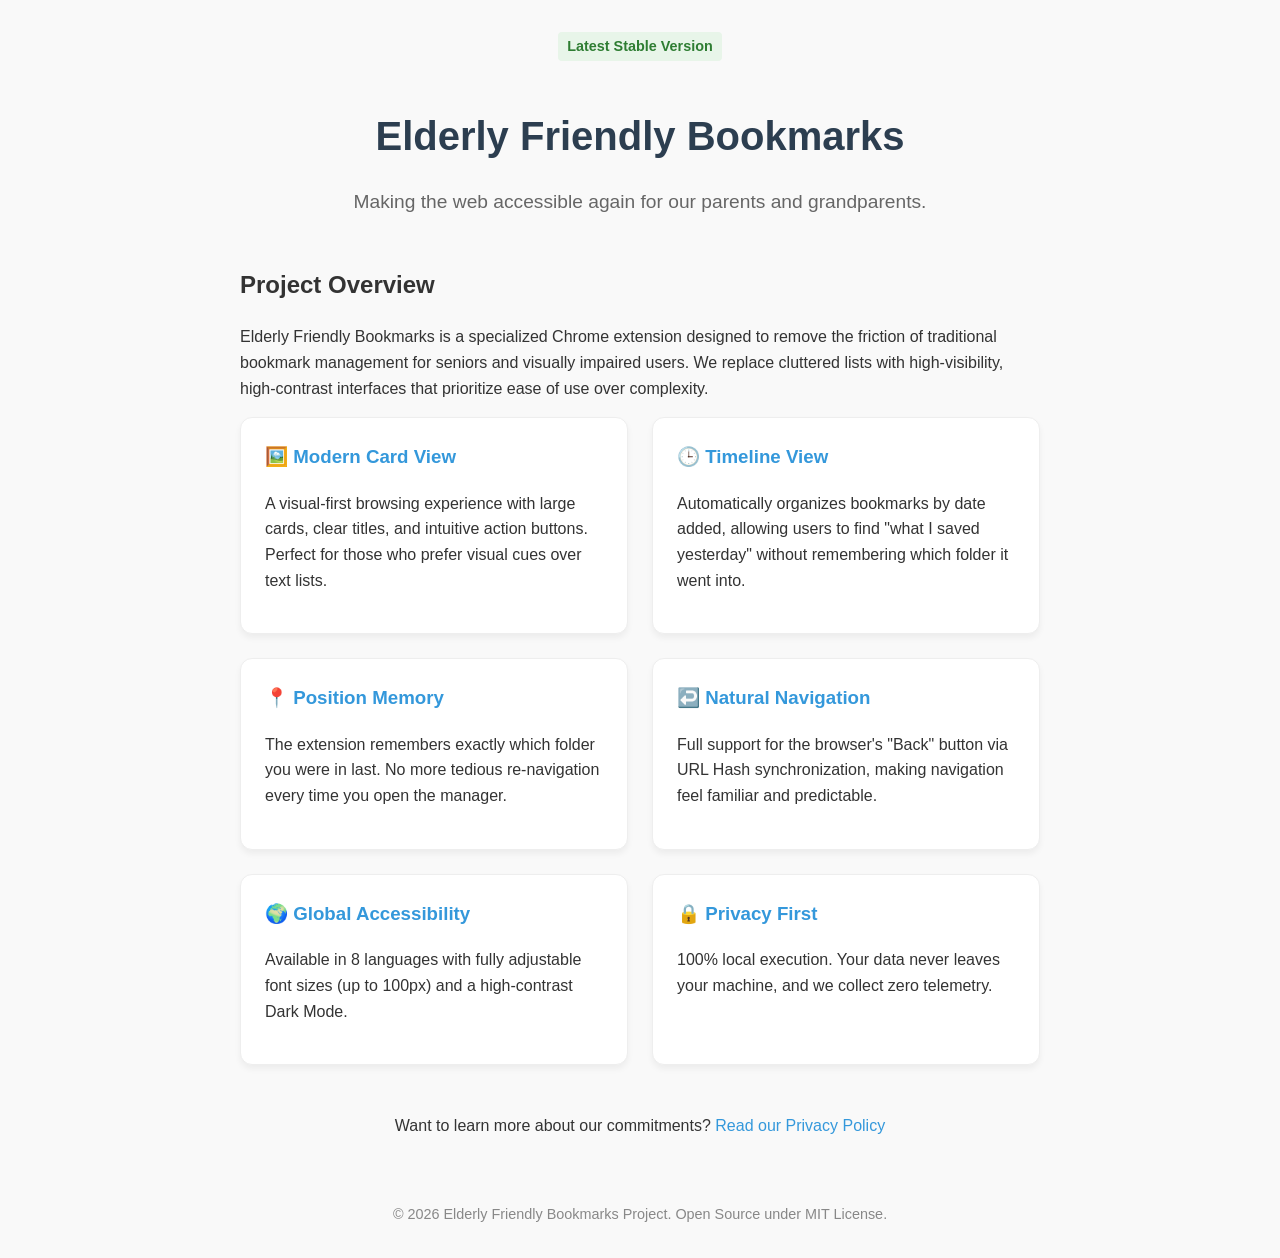
<file: docs/index.html>
<!DOCTYPE html>
<html lang="en">
<head>
    <meta charset="UTF-8">
    <meta name="viewport" content="width=device-width, initial-scale=1.0">
    <title>Elderly Friendly Bookmarks - Accessible Web Navigation</title>
    <style>
        body {
            font-family: -apple-system, BlinkMacSystemFont, "Segoe UI", Roboto, Helvetica, Arial, sans-serif;
            line-height: 1.6;
            color: #333;
            max-width: 800px;
            margin: 0 auto;
            padding: 2rem;
            background-color: #f9f9f9;
        }
        header {
            text-align: center;
            margin-bottom: 3rem;
        }
        h1 {
            color: #2c3e50;
            font-size: 2.5rem;
            margin-bottom: 0.5rem;
        }
        .tagline {
            font-size: 1.2rem;
            color: #666;
        }
        .feature-grid {
            display: grid;
            grid-template-columns: repeat(auto-fit, minmax(300px, 1fr));
            gap: 1.5rem;
            margin-bottom: 3rem;
        }
        .feature-card {
            background: white;
            padding: 1.5rem;
            border-radius: 12px;
            box-shadow: 0 4px 6px rgba(0,0,0,0.05);
            border: 1px solid #eee;
        }
        .feature-card h3 {
            margin-top: 0;
            color: #3498db;
        }
        .status-badge {
            display: inline-block;
            background: #e8f5e9;
            color: #2e7d32;
            padding: 0.2rem 0.6rem;
            border-radius: 4px;
            font-size: 0.9rem;
            font-weight: bold;
            margin-bottom: 1rem;
        }
        footer {
            text-align: center;
            margin-top: 4rem;
            font-size: 0.9rem;
            color: #888;
        }
        a {
            color: #3498db;
            text-decoration: none;
        }
        a:hover {
            text-decoration: underline;
        }
    </style>
</head>
<body>
    <header>
        <div class="status-badge">Latest Stable Version</div>
        <h1>Elderly Friendly Bookmarks</h1>
        <p class="tagline">Making the web accessible again for our parents and grandparents.</p>
    </header>

    <section>
        <h2>Project Overview</h2>
        <p>Elderly Friendly Bookmarks is a specialized Chrome extension designed to remove the friction of traditional bookmark management for seniors and visually impaired users. We replace cluttered lists with high-visibility, high-contrast interfaces that prioritize ease of use over complexity.</p>
    </section>

    <section class="feature-grid">
        <div class="feature-card">
            <h3>🖼️ Modern Card View</h3>
            <p>A visual-first browsing experience with large cards, clear titles, and intuitive action buttons. Perfect for those who prefer visual cues over text lists.</p>
        </div>
        <div class="feature-card">
            <h3>🕒 Timeline View</h3>
            <p>Automatically organizes bookmarks by date added, allowing users to find "what I saved yesterday" without remembering which folder it went into.</p>
        </div>
        <div class="feature-card">
            <h3>📍 Position Memory</h3>
            <p>The extension remembers exactly which folder you were in last. No more tedious re-navigation every time you open the manager.</p>
        </div>
        <div class="feature-card">
            <h3>↩️ Natural Navigation</h3>
            <p>Full support for the browser's "Back" button via URL Hash synchronization, making navigation feel familiar and predictable.</p>
        </div>
        <div class="feature-card">
            <h3>🌍 Global Accessibility</h3>
            <p>Available in 8 languages with fully adjustable font sizes (up to 100px) and a high-contrast Dark Mode.</p>
        </div>
        <div class="feature-card">
            <h3>🔒 Privacy First</h3>
            <p>100% local execution. Your data never leaves your machine, and we collect zero telemetry.</p>
        </div>
    </section>

    <section style="text-align: center;">
        <p>Want to learn more about our commitments? <a href="privacy.html">Read our Privacy Policy</a></p>
    </section>

    <footer>
        &copy; 2026 Elderly Friendly Bookmarks Project. Open Source under MIT License.
    </footer>
</body>
</html>
</file>
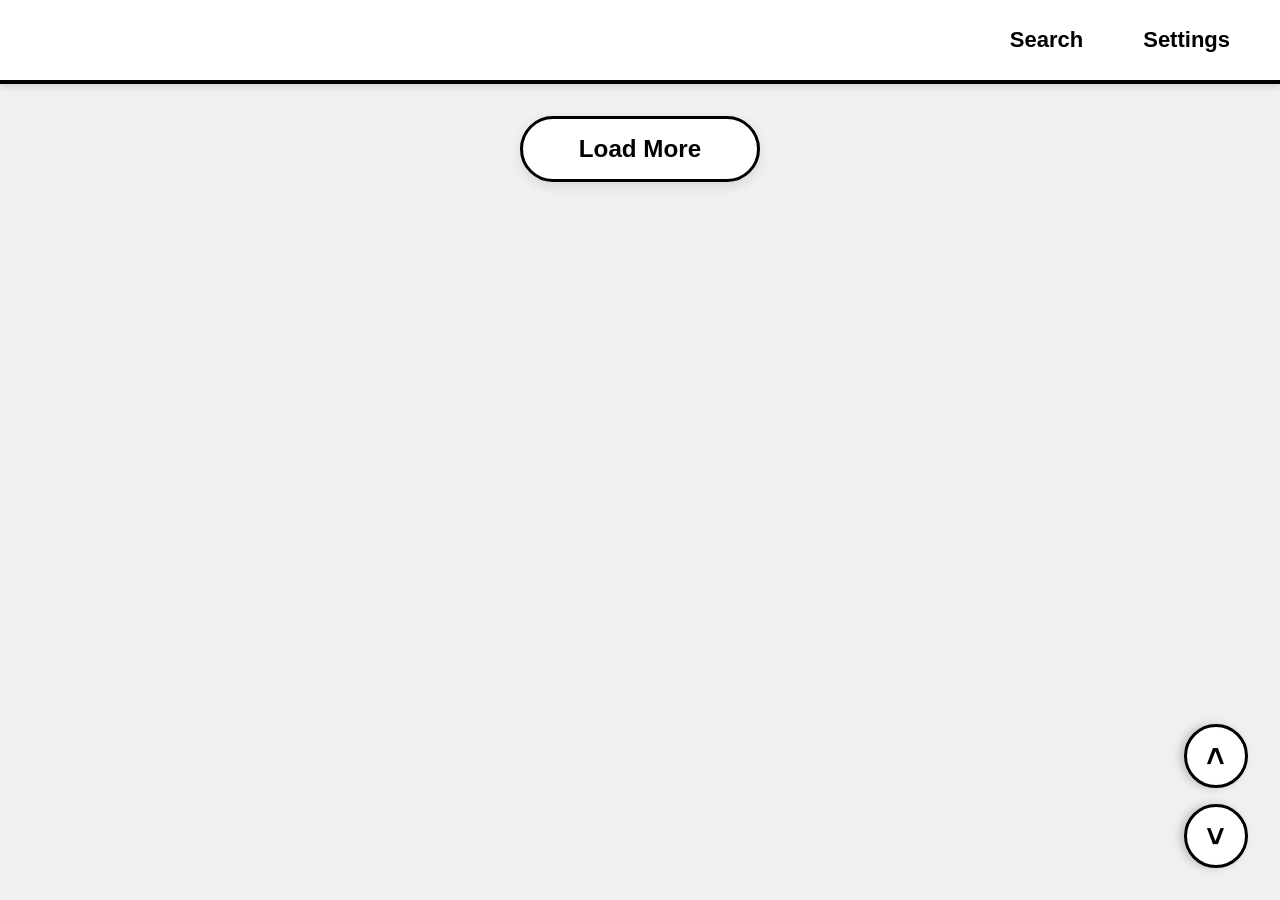
<file: main.html>
<!DOCTYPE html>
<html lang="zh-CN">
<head>
    <meta charset="UTF-8">
    <meta name="viewport" content="width=device-width, initial-scale=1.0">
    <title>Elderly Friendly Bookmarks</title>
    <link rel="stylesheet" href="style.css">
</head>
<body>

    <!-- SVG Sprites (Hidden) -->
    <svg style="display: none;">
        <symbol id="icon-folder" viewBox="0 0 24 24">
            <path fill="currentColor" d="M10 4H4c-1.1 0-1.99.9-1.99 2L2 18c0 1.1.9 2 2 2h16c1.1 0 2-.9 2-2V8c0-1.1-.9-2-2-2h-8l-2-2z"/>
        </symbol>
        <symbol id="icon-web" viewBox="0 0 24 24">
            <path fill="#666" d="M12 2C6.48 2 2 6.48 2 12s4.48 10 10 10 10-4.48 10-10S17.52 2 12 2zm-1 17.93c-3.95-.49-7-3.85-7-7.93 0-.62.08-1.21.21-1.79L9 15v1c0 1.1.9 2 2 2v1.93zm6.9-2.54c-.26-.81-1-1.39-1.9-1.39h-1v-3c0-.55-.45-1-1-1H8v-2h2c.55 0 1-.45 1-1V7h2c1.1 0 2-.9 2-2v-.41c2.93 1.19 5 4.06 5 7.41 0 2.08-.8 3.97-2.1 5.39z"/>
        </symbol>
        <!-- Trash Icon -->
        <symbol id="icon-delete" viewBox="0 0 24 24">
            <path fill="currentColor" d="M6 19c0 1.1.9 2 2 2h8c1.1 0 2-.9 2-2V7H6v12zM19 4h-3.5l-1-1h-5l-1 1H5v2h14V4z"/>
        </symbol>
        <!-- Edit Icon -->
        <symbol id="icon-edit" viewBox="0 0 24 24">
            <path fill="currentColor" d="M3 17.25V21h3.75L17.81 9.94l-3.75-3.75L3 17.25zM20.71 7.04c.39-.39.39-1.02 0-1.41l-2.34-2.34c-.39-.39-1.02-.39-1.41 0l-1.83 1.83 3.75 3.75 1.83-1.83z"/>
        </symbol>
    </svg>

    <header>
        <div class="header-top">
            <nav id="breadcrumbs" aria-label="Breadcrumb">
                <!-- Dynamic Breadcrumbs -->
            </nav>
            <div class="header-actions">
                <button id="btn-search" class="text-btn" data-i18n="btnSearch">Search</button>
                <button id="btn-settings" class="text-btn" data-i18n="btnSettings">Settings</button>
            </div>
        </div>

        <div id="search-container" class="hidden">
            <input type="text" id="search-input" placeholder="Search bookmarks..." data-i18n-placeholder="searchPlaceholder" aria-label="Search bookmarks">
        </div>
        
        <!-- Settings Menu (Card) -->
        <div id="settings-card" class="hidden">
            <div class="settings-row">
                <label for="font-size-slider" data-i18n="lblFontSize">Font Size:</label>
                <input type="range" id="font-size-slider" min="10" max="100" value="22" step="2">
                <span id="font-size-display">22px</span>
            </div>
            <div class="settings-row" style="margin-top: 16px; align-items: center; justify-content: space-between; flex-direction: row;">
                <label data-i18n="lblViewMode">View Mode:</label>
                <div style="display: flex; gap: 24px;">
                    <label class="radio-label">
                        <input type="radio" name="view-mode" value="folder" checked>
                        <span data-i18n="lblModeFolder">Folder</span>
                    </label>
                    <label class="radio-label">
                        <input type="radio" name="view-mode" value="time">
                        <span data-i18n="lblModeTime">Time</span>
                    </label>
                    <label class="radio-label">
                        <input type="radio" name="view-mode" value="card">
                        <span data-i18n="lblModeCard">Card</span>
                    </label>
                </div>
            </div>
            <div id="card-cols-row" class="settings-row hidden" style="margin-top: 16px; justify-content: space-between;">
                <label for="card-cols-select" data-i18n="lblCardCols">Cards per row:</label>
                <select id="card-cols-select" style="font-size: 20px; padding: 4px;">
                    <option value="1">1</option>
                    <option value="2">2</option>
                    <option value="3" selected>3</option>
                    <option value="4">4</option>
                    <option value="5">5</option>
                    <option value="6">6</option>
                </select>
            </div>
            <div class="settings-row" style="margin-top: 16px; justify-content: space-between;">
                <label for="dark-mode-switch" data-i18n="lblDarkMode">Dark Mode:</label>
                <input type="checkbox" id="dark-mode-switch">
            </div>
            <div class="settings-row" style="margin-top: 16px; justify-content: space-between;">
                <label for="language-select" data-i18n="lblLanguage">Language:</label>
                <select id="language-select" style="font-size: 20px; padding: 4px;">
                    <option value="auto">Auto</option>
                    <option value="en">English</option>
                    <option value="zh_CN">简体中文</option>
                    <option value="zh_TW">繁體中文</option>
                    <option value="ja">日本語</option>
                    <option value="ko">한국어</option>
                    <option value="ru">Русский</option>
                    <option value="fr">Français</option>
                    <option value="hi">हिन्दी</option>
                </select>
            </div>
        </div>
    </header>

    <main id="list-container">
        <div id="list-phantom"></div>
        <!-- List items will be injected here -->
        <button id="btn-load-more" class="text-btn" data-i18n="btnLoadMore">Load More</button>
    </main>

    <!-- Scroll Controls -->
    <div id="scroll-controls">
        <button id="btn-scroll-top" class="scroll-btn" aria-label="Top">&lt;</button>
        <button id="btn-scroll-bottom" class="scroll-btn" aria-label="Bottom">&gt;</button>
    </div>

    <!-- Delete Confirmation Modal -->
    <div id="modal-delete" class="modal-overlay hidden">
        <div class="modal-content">
            <div class="modal-title" data-i18n="modalDeleteTitle">🗑️ Delete Confirmation</div>
            <div class="modal-body" id="modal-delete-text">Are you sure?</div>
            <div class="modal-actions">
                <button class="modal-btn" id="btn-delete-cancel" data-i18n="btnCancel">Cancel</button>
                <button class="modal-btn danger" id="btn-delete-confirm" data-i18n="btnDeleteConfirm">Delete</button>
            </div>
        </div>
    </div>

    <!-- Edit Modal -->
    <div id="modal-edit" class="modal-overlay hidden">
        <div class="modal-content">
            <div class="modal-title" data-i18n="modalEditTitle">✏️ Edit Bookmark</div>
            <div class="modal-input-group">
                <label class="modal-input-label" data-i18n="lblTitle">Name:</label>
                <input type="text" id="edit-title" class="modal-input">
            </div>
            <div class="modal-input-group" id="edit-url-group">
                <label class="modal-input-label" data-i18n="lblUrl">URL:</label>
                <input type="text" id="edit-url" class="modal-input">
            </div>
            <div class="modal-actions">
                <button class="modal-btn" id="btn-edit-cancel" data-i18n="btnCancel">Cancel</button>
                <button class="modal-btn danger" id="btn-edit-delete" data-i18n="modalDeleteTitle">Delete</button>
                <button class="modal-btn primary" id="btn-edit-save" data-i18n="btnSave">Save</button>
            </div>
        </div>
    </div>

    <!-- Error Toast -->
    <div id="error-toast"></div>

    <script type="module" src="src/main.js"></script>
</body>
</html>
</file>
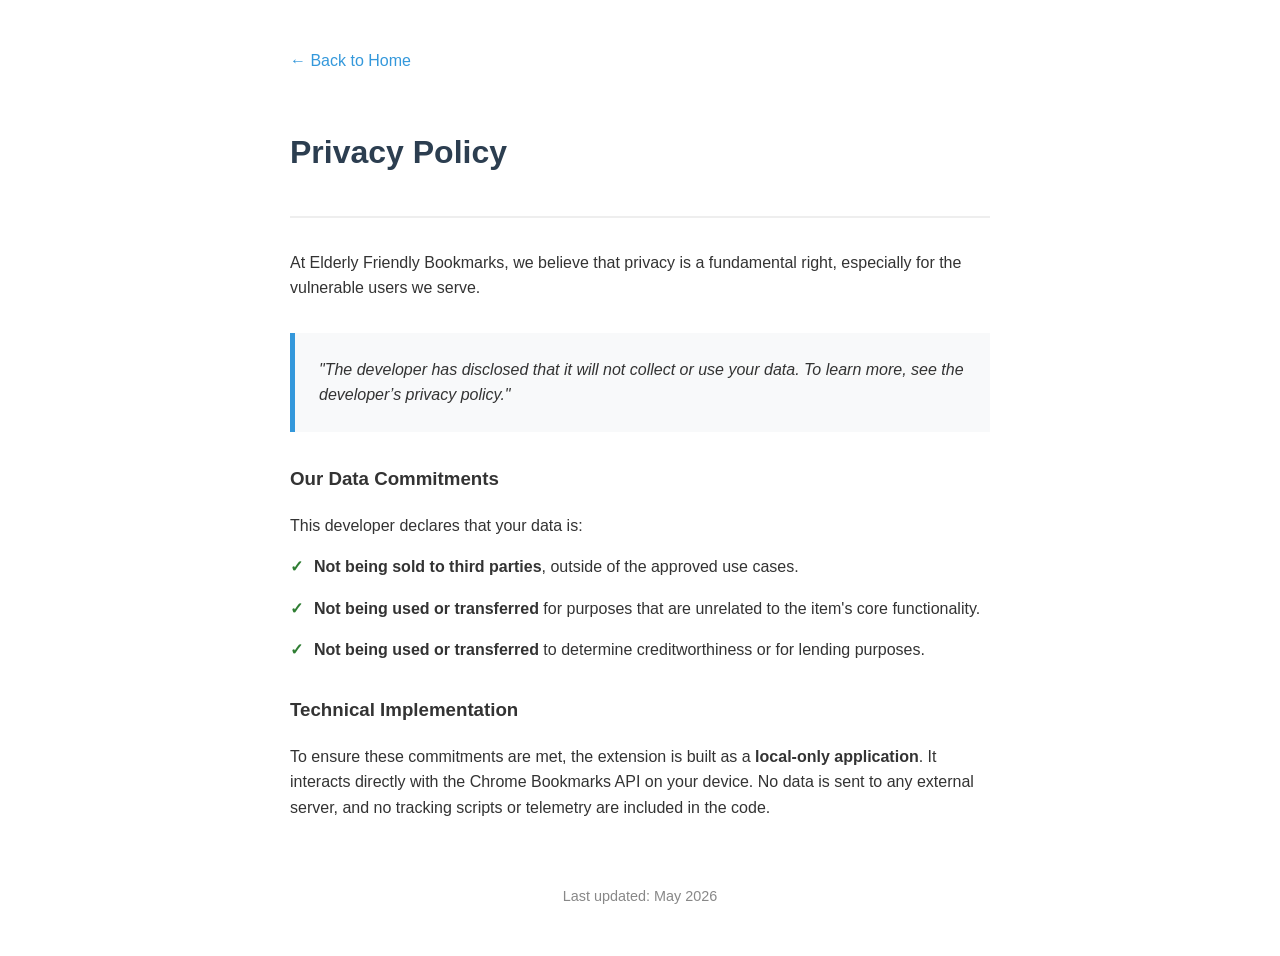
<file: docs/privacy.html>
<!DOCTYPE html>
<html lang="en">
<head>
    <meta charset="UTF-8">
    <meta name="viewport" content="width=device-width, initial-scale=1.0">
    <title>Privacy Policy - Elderly Friendly Bookmarks</title>
    <style>
        body {
            font-family: -apple-system, BlinkMacSystemFont, "Segoe UI", Roboto, Helvetica, Arial, sans-serif;
            line-height: 1.6;
            color: #333;
            max-width: 700px;
            margin: 0 auto;
            padding: 3rem 2rem;
            background-color: #fff;
        }
        header {
            border-bottom: 2px solid #eee;
            margin-bottom: 2rem;
            padding-bottom: 1rem;
        }
        h1 {
            color: #2c3e50;
            font-size: 2rem;
        }
        .commitment-box {
            background-color: #f8f9fa;
            border-left: 5px solid #3498db;
            padding: 1.5rem;
            margin: 2rem 0;
            font-style: italic;
        }
        .check-list {
            list-style: none;
            padding: 0;
        }
        .check-list li {
            margin-bottom: 1rem;
            padding-left: 1.5rem;
            position: relative;
        }
        .check-list li::before {
            content: "✓";
            position: absolute;
            left: 0;
            color: #2e7d32;
            font-weight: bold;
        }
        footer {
            margin-top: 4rem;
            font-size: 0.9rem;
            color: #888;
            text-align: center;
        }
        .nav-link {
            display: inline-block;
            margin-bottom: 2rem;
            color: #3498db;
            text-decoration: none;
        }
    </style>
</head>
<body>
    <a href="index.html" class="nav-link">&larr; Back to Home</a>

    <header>
        <h1>Privacy Policy</h1>
    </header>

    <section>
        <p>At Elderly Friendly Bookmarks, we believe that privacy is a fundamental right, especially for the vulnerable users we serve.</p>

        <div class="commitment-box">
            "The developer has disclosed that it will not collect or use your data. To learn more, see the developer’s privacy policy."
        </div>

        <h3>Our Data Commitments</h3>
        <p>This developer declares that your data is:</p>
        <ul class="check-list">
            <li><strong>Not being sold to third parties</strong>, outside of the approved use cases.</li>
            <li><strong>Not being used or transferred</strong> for purposes that are unrelated to the item's core functionality.</li>
            <li><strong>Not being used or transferred</strong> to determine creditworthiness or for lending purposes.</li>
        </ul>
    </section>

    <section style="margin-top: 2rem;">
        <h3>Technical Implementation</h3>
        <p>To ensure these commitments are met, the extension is built as a <strong>local-only application</strong>. It interacts directly with the Chrome Bookmarks API on your device. No data is sent to any external server, and no tracking scripts or telemetry are included in the code.</p>
    </section>

    <footer>
        Last updated: May 2026
    </footer>
</body>
</html>
</file>
<file: style.css>
* {
  box-sizing: border-box;
}

:root {
  --bg-color: #f0f0f0;
  --text-color: #000000;
  --card-bg: #ffffff;
  --card-border: 2px solid #000000;
  --hover-bg: #fffde7; /* Light yellow */
  --focus-color: #ffeb3b; /* Bright yellow */
  --folder-icon-color: #fbc02d;
  --modal-overlay: rgba(0, 0, 0, 0.5);
  --font-base: 22px;
  --row-height: 80px;
  --header-height: auto;
}

/* Dark Mode Variables */
body.dark-mode {
  --bg-color: #1a1a1a;
  --text-color: #ffffff;
  --card-bg: #2d2d2d;
  --card-border: 2px solid #666666;
  --hover-bg: #3d3d3d;
  --focus-color: #4a4a4a;
  --folder-icon-color: #fdd835;
  --modal-overlay: rgba(255, 255, 255, 0.1);
}

body, html {
  margin: 0;
  padding: 0;
  width: 100%;
  height: 100%;
  font-family: "Segoe UI", Tahoma, Geneva, Verdana, sans-serif;
  background-color: var(--bg-color);
  color: var(--text-color);
  overflow: hidden;
}

/* Header Section */
header {
  background-color: var(--card-bg);
  border-bottom: 4px solid var(--text-color);
  padding: 16px 32px;
  display: flex;
  flex-direction: column;
  gap: 16px;
  box-shadow: 0 4px 6px rgba(0,0,0,0.1);
  z-index: 100;
  position: relative;
}

.header-top {
    display: flex;
    justify-content: space-between;
    align-items: center;
    min-height: 48px;
}

/* Action Buttons */
.header-actions {
    display: flex;
    gap: 24px;
}

.text-btn {
    background: none;
    border: none;
    font-size: var(--font-base);
    font-weight: bold;
    cursor: pointer;
    padding: 8px 16px;
    border: 2px solid transparent;
    border-radius: 4px;
    color: var(--text-color);
}

.text-btn:hover, .text-btn.active {
    background-color: var(--focus-color);
    border-color: var(--text-color);
    text-decoration: underline;
}

/* Search Bar */
#search-container {
  width: 100%;
  transition: max-height 0.2s ease-out, opacity 0.2s ease-out;
  overflow: hidden;
}

#search-container.hidden {
    display: none;
}

#search-input {
  width: 100%;
  box-sizing: border-box;
  padding: 12px 20px;
  font-size: calc(var(--font-base) * 1.2);
  border: 3px solid var(--text-color);
  border-radius: 8px;
  background-color: var(--card-bg);
  color: var(--text-color);
}

#search-input:focus {
  outline: none;
  background-color: var(--focus-color);
}

/* Settings Card */
#settings-card {
    position: absolute;
    top: 100%; /* Anchor to the bottom of the header */
    right: 32px;
    margin-top: 8px; /* Slight gap */
    background-color: var(--card-bg);
    border: 3px solid var(--text-color);
    padding: 24px;
    box-shadow: 0 8px 16px rgba(0,0,0,0.2);
    z-index: 200;
    min-width: 350px;
}

#settings-card.hidden {
    display: none;
}

.settings-row {
    display: flex;
    align-items: center;
    gap: 16px;
    font-size: 20px; /* Fixed size */
    font-weight: bold;
}

input[type=range] {
    flex: 1;
    height: 32px; /* Easier to grab */
    cursor: pointer;
}

/* Radio Button Styles */
.radio-label {
    display: flex;
    align-items: center;
    gap: 8px;
    cursor: pointer;
    font-size: 20px;
}

input[type=radio], input[type=checkbox] {
    width: 24px;
    height: 24px;
    cursor: pointer;
    margin: 0;
}

/* Breadcrumbs */
#breadcrumbs {
  display: flex;
  align-items: center;
  gap: 12px;
  font-size: var(--font-base);
  font-weight: bold;
  overflow-x: auto;
  white-space: nowrap;
  flex: 1; /* Take remaining space */
  margin-right: 24px;
}

.crumb {
  cursor: pointer;
  padding: 4px 8px;
  border: 2px solid transparent;
  border-radius: 4px;
}

.crumb:hover {
  background-color: var(--focus-color);
  border-color: var(--text-color);
  text-decoration: underline;
}

.crumb-separator {
  color: #888;
}

/* Scroll Controls */
#scroll-controls {
    position: fixed;
    bottom: 32px;
    right: 32px;
    display: flex;
    flex-direction: column;
    gap: 16px;
    z-index: 300;
}

.scroll-btn {
    width: 64px;
    height: 64px;
    border-radius: 50%; /* Circle */
    border: 3px solid var(--text-color);
    background-color: var(--card-bg);
    color: var(--text-color);
    font-size: 32px;
    font-weight: bold;
    cursor: pointer;
    display: flex;
    align-items: center;
    justify-content: center;
    box-shadow: 0 4px 8px rgba(0,0,0,0.2);
    transition: transform 0.1s, background-color 0.1s;
    transform: rotate(90deg);
}

.scroll-btn:hover {
    background-color: var(--focus-color);
    transform: rotate(90deg) scale(1.1);
}

.scroll-btn:active {
    background-color: var(--text-color);
    color: var(--bg-color);
    transform: rotate(90deg) scale(0.95);
}

/* List Container */
#list-container {
  height: calc(100vh - 120px);
  flex: 1;
  overflow-y: auto;
  width: 100%;
  padding: 0;
  scroll-behavior: smooth;
  display: flex;
  flex-direction: column;
}

#list-phantom {
  display: none;
}

/* Card View Mode Active */
#list-container.card-view-active {
  display: grid;
  grid-template-columns: repeat(var(--card-cols, 3), minmax(0, 1fr));
  grid-auto-rows: max-content;
  gap: 16px;
  padding: 16px;
  align-content: start;
}

/* Empty State */
.empty-state {
    text-align: center;
    padding: 64px;
    font-size: 28px;
    color: #888;
    font-weight: bold;
    grid-column: 1 / -1;
}

/* List Item */
.list-item {
  box-sizing: border-box;
  display: flex;
  align-items: center;
  padding: 0 32px;
  background-color: var(--card-bg);
  border-bottom: 1px solid #ccc;
  cursor: pointer;
  transition: background-color 0.1s;
  height: var(--row-height);
}

.list-item:hover {
  background-color: var(--hover-bg);
  border-left: 8px solid var(--folder-icon-color);
}

.list-item:hover .item-actions {
    display: flex;
}

.list-item:focus {
  outline: 4px solid var(--text-color);
  background-color: var(--focus-color);
}

/* Item Action Buttons (Edit/Delete) */
.item-actions {
    display: none; /* Hidden by default */
    margin-left: 16px;
    gap: 8px; /* Reduced gap */
}

.action-btn {
    background: none;
    border: none;
    cursor: pointer;
    padding: 0 4px; /* Minimal padding */
    font-size: var(--font-base); /* Match dynamic font size */
    font-weight: bold;
    font-family: inherit;
    display: flex;
    align-items: center;
    justify-content: center;
    white-space: nowrap;
}

.btn-delete {
    color: #d32f2f;
}

.btn-delete:hover {
    text-decoration: underline;
    background-color: rgba(211, 47, 47, 0.1);
    border-radius: 4px;
}

.btn-edit {
    color: #1976d2;
}

.btn-edit:hover {
    text-decoration: underline;
    background-color: rgba(25, 118, 210, 0.1);
    border-radius: 4px;
}

/* Dark mode overrides for action buttons */
body.dark-mode .btn-delete {
    color: #ff8a80;
}
body.dark-mode .btn-delete:hover {
    background-color: rgba(255, 138, 128, 0.2);
}

body.dark-mode .btn-edit {
    color: #82b1ff;
}
body.dark-mode .btn-edit:hover {
    background-color: rgba(130, 177, 255, 0.1);
    border-radius: 4px;
}

/* Section Header (Date) Style */
.section-header {
  box-sizing: border-box;
  display: flex;
  align-items: center;
  padding: 0 32px;
  background-color: #e0e0e0;
  border-bottom: 2px solid var(--text-color);
  font-weight: bold;
  font-size: var(--font-base);
  color: #333;
  pointer-events: none;
  height: var(--row-height);
  grid-column: 1 / -1;
}

/* Dark mode overrides for section header */
body.dark-mode .section-header {
    background-color: #444;
    color: #fff;
}

/* Item Content */
.item-icon {
  width: calc(var(--row-height) * 0.6);
  height: calc(var(--row-height) * 0.6);
  margin-right: 24px;
  display: flex;
  align-items: center;
  justify-content: center;
}

.item-icon img {
  width: 100%;
  height: 100%;
  object-fit: contain;
}

.folder-icon {
  color: var(--folder-icon-color);
  width: 100%;
  height: 100%;
}

.item-text {
  font-size: var(--font-base);
  font-weight: 600;
  white-space: nowrap;
  overflow: hidden;
  text-overflow: ellipsis;
  flex: 1;
}

/* SVG Styling */
svg {
  width: 100%;
  height: 100%;
}

/* Modal Overlay */
.modal-overlay {
    position: fixed;
    top: 0;
    left: 0;
    width: 100%;
    height: 100%;
    background-color: var(--modal-overlay);
    backdrop-filter: blur(2px);
    z-index: 1000;
    display: flex;
    align-items: center;
    justify-content: center;
}

.modal-overlay.hidden {
    display: none;
}

/* Modal Content */
.modal-content {
    background-color: var(--card-bg);
    border: 4px solid var(--text-color);
    padding: 40px;
    border-radius: 12px;
    max-width: 800px;
    width: 90%;
    box-shadow: 0 10px 25px rgba(0,0,0,0.5);
    display: flex;
    flex-direction: column;
    gap: 32px;
}

.modal-title {
    font-size: 40px;
    font-weight: bold;
    border-bottom: 3px solid #ccc;
    padding-bottom: 16px;
}

.modal-body {
    font-size: 32px;
    line-height: 1.4;
}

.modal-input-group {
    display: flex;
    flex-direction: column;
    gap: 12px;
}

.modal-input-label {
    font-size: 24px;
    font-weight: bold;
}

.modal-input {
    font-size: 32px;
    padding: 12px;
    border: 3px solid var(--text-color);
    border-radius: 8px;
    background-color: var(--bg-color);
    color: var(--text-color);
}

.modal-actions {
    display: flex;
    justify-content: flex-end;
    gap: 24px;
    margin-top: 24px;
}

.modal-btn {
    font-size: 32px;
    padding: 16px 48px;
    border: 3px solid var(--text-color);
    border-radius: 12px;
    cursor: pointer;
    font-weight: bold;
    background-color: var(--bg-color);
    color: var(--text-color);
}

.modal-btn:hover {
    background-color: var(--hover-bg);
}

.modal-btn.primary {
    background-color: var(--focus-color);
}

.modal-btn.danger {
    background-color: #ffebee;
    color: #d32f2f;
    border-color: #d32f2f;
}
.modal-btn.danger:hover {
    background-color: #ffcdd2;
}

body.dark-mode .modal-btn.danger {
    background-color: #5a0000;
    color: #ff8a80;
    border-color: #ff8a80;
}

@keyframes fadeIn {
  from { opacity: 0; transform: translateY(10px); }
  to { opacity: 1; transform: translateY(0); }
}

/* Card Mode Styles */
.bookmark-card {
  box-sizing: border-box;
  display: flex;
  flex-direction: column;
  justify-content: space-between;
  align-items: center;
  padding: 20px;
  background-color: var(--card-bg);
  border: 1px solid rgba(0, 0, 0, 0.05);
  border-radius: 20px;
  cursor: pointer;
  transition: all 0.3s cubic-bezier(0.25, 0.8, 0.25, 1);
  font-weight: bold;
  text-align: center;
  box-shadow: 0 4px 12px rgba(0, 0, 0, 0.05);
  aspect-ratio: 16 / 9;
  position: relative;
  animation: fadeIn 0.3s ease-out;
  overflow: hidden;
}

.bookmark-card:hover {
  background-color: var(--hover-bg);
  box-shadow: 0 12px 24px rgba(0, 0, 0, 0.12);
  transform: translateY(-6px) scale(1.02);
}

.bookmark-card:active {
  transform: scale(0.96);
  background-color: var(--focus-color);
}

.bookmark-card.is-folder {
  border-left: 8px solid var(--folder-icon-color);
}

body.dark-mode .bookmark-card {
  border: 1px solid rgba(255, 255, 255, 0.05);
  box-shadow: 0 4px 12px rgba(0, 0, 0, 0.3);
}

body.dark-mode .bookmark-card:hover {
  box-shadow: 0 12px 24px rgba(0, 0, 0, 0.5);
}

.card-main {
  flex: 1;
  display: flex;
  align-items: center;
  justify-content: center;
  width: 100%;
}

.card-text {
  font-size: var(--font-base);
  font-weight: 700;
  color: var(--text-color);
  white-space: normal;
  display: -webkit-box;
  -webkit-line-clamp: 2;
  -webkit-box-orient: vertical;
  overflow: hidden;
  text-overflow: ellipsis;
  line-height: 1.4;
}

.card-actions {
  display: flex;
  gap: 8px;
  justify-content: center;
  width: 100%;
  opacity: 0;
  transition: opacity 0.2s ease;
  margin-top: 12px;
}

.bookmark-card:hover .card-actions {
  opacity: 1;
}

.btn-card-action {
  padding: 4px 12px;
  border-radius: 12px;
  border: 1px solid rgba(0, 0, 0, 0.1);
  background: rgba(0, 0, 0, 0.05);
  color: var(--text-color);
  font-size: calc(var(--font-base) * 0.7);
  font-weight: 600;
  cursor: pointer;
  transition: all 0.2s ease;
}

.btn-card-action:hover {
  background-color: var(--focus-color);
  border-color: var(--text-color);
  transform: scale(1.1);
}

.btn-card-action.btn-delete {
  color: #d32f2f;
}

.btn-card-action.btn-delete:hover {
  background-color: rgba(211, 47, 47, 0.1);
  color: #d32f2f;
}

body.dark-mode .btn-card-action {
  border: 1px solid rgba(255, 255, 255, 0.1);
  background: rgba(255, 255, 255, 0.1);
}

body.dark-mode .btn-card-action.btn-delete {
  color: #ff8a80;
}

#btn-load-more {
  grid-column: 1 / -1;
  display: block;
  margin: 32px auto;
  width: fit-content;
  min-width: 240px;
  padding: 16px 32px;
  font-size: calc(var(--font-base) * 1.1);
  font-weight: bold;
  text-align: center;
  background-color: var(--card-bg);
  color: var(--text-color);
  border: 3px solid var(--text-color);
  border-radius: 50px; /* Pill shape */
  cursor: pointer;
  transition: all 0.2s ease;
  box-shadow: 0 4px 12px rgba(0,0,0,0.1);
}

#btn-load-more:hover {
  background-color: var(--focus-color);
  transform: translateY(-2px);
  box-shadow: 0 6px 16px rgba(0,0,0,0.15);
}

#btn-load-more:active {
  transform: translateY(0);
  box-shadow: 0 2px 8px rgba(0,0,0,0.1);
}

body.dark-mode #btn-load-more {
  background-color: var(--card-bg);
  border-color: var(--text-color);
}
</file>
